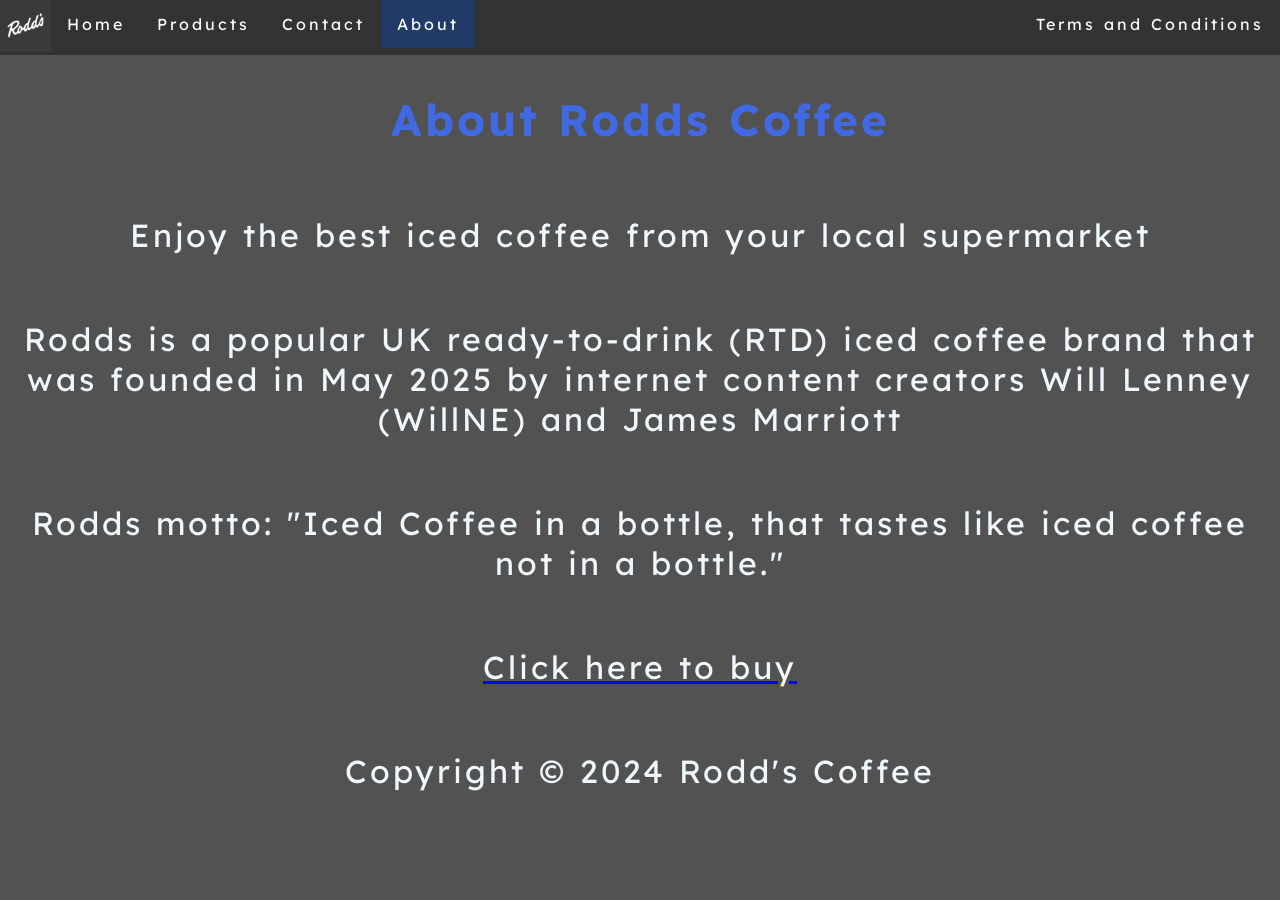
<file: about/index.html>
<!DOCTYPE html>
<html lang="en-gb">
    <head>
        <meta charset="utf-8">
        <meta name="viewport" content="width=device-width, initial-scale=1.0">
        <title>Rodd's Coffee</title>
        <meta property="og:title" content="Rodd's Coffee">
        <meta property="og:description" content="Ben's SHCG Coursework Website">
        <meta property="og:url" content="https://college.benthenewb.co.uk">
        <meta property="og:image" content="https://college.benthenewb.co.uk/assets/images/favicon-96x96.png">
        <meta property="og:type" content="website">
        <link rel="stylesheet" href="/style.css">
        <link rel="icon" type="image/png" href="/assets/images/favicon-96x96.png" sizes="96x96" />
        <link rel="icon" type="image/svg+xml" href="/assets/images/favicon.svg" />
        <link rel="shortcut icon" href="/assets/images/favicon.ico" />
        <link rel="apple-touch-icon" sizes="180x180" href="/assets/images/apple-touch-icon.png" />
        <meta name="apple-mobile-web-app-title" content="Rodd's" />
        <link rel="manifest" href="/assets/images/site.webmanifest" />
        <link rel="preconnect" href="https://fonts.googleapis.com">
        <link rel="preconnect" href="https://fonts.gstatic.com" crossorigin>
        <link href="https://fonts.googleapis.com/css2?family=Lexend&display=swap" rel="stylesheet">
    </head>
    <body class="text">
        <ul class="topnav">
            <li><img src="/assets/images/favicon-51x51.png"></li>
            <li><a href="/">Home</a></li>
            <li><a href="/products">Products</a></li>
            <li><a href="/contact">Contact</a></li>
            <li><a href="/about" class="active">About</a></li>
            <li class="right"><a href="/tos">Terms and Conditions</a></li>
        </ul>
        <section class="centre">
        <h1 >About Rodds Coffee</h1>
        </section>
        <section class="centre">
        <p >Enjoy the best iced coffee from your local supermarket</p>
        </section>
        <section class="centre">
            <p >Rodds is a popular UK ready-to-drink (RTD) iced coffee brand that was founded in May 2025 by internet content creators Will Lenney (WillNE) and James Marriott</p>
        </section>
        <section class="centre">
            <p >Rodds motto: "Iced Coffee in a bottle, that tastes like iced coffee not in a bottle."</p>
        </section>
        <section class="centre">
        <a href="https://tinyurl.com/rodds-coffee-buy">
            <p >Click here to buy</p>
        </a>
        </section>
        <footer>
            <p >Copyright &copy; 2024 Rodd's Coffee</p>
        </footer>
    </body>
</html>
</file>
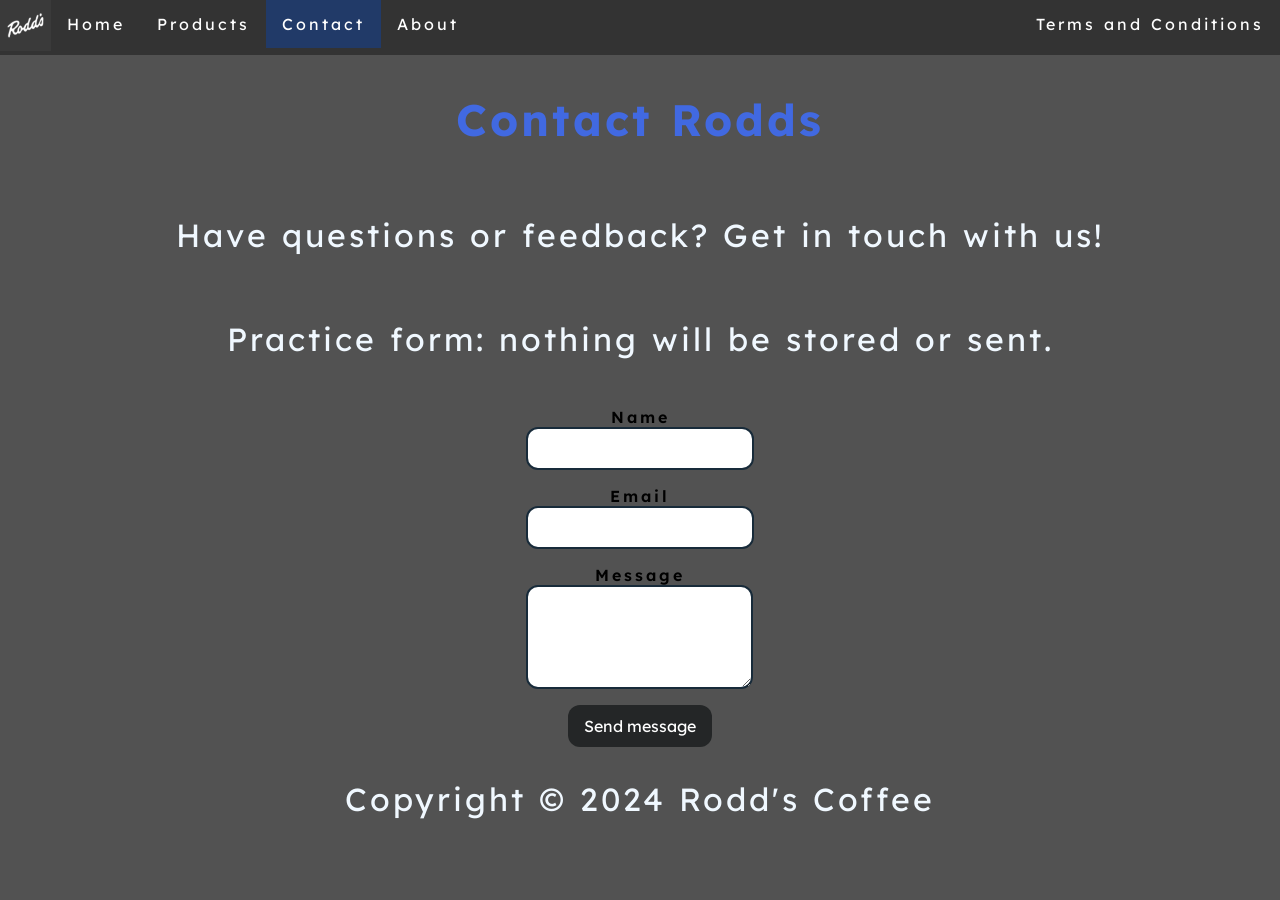
<file: contact/index.html>
<!DOCTYPE html>
<html lang="en-gb">
    <head>
        <meta charset="utf-8">
        <meta name="viewport" content="width=device-width, initial-scale=1.0">
        <title>Rodd's Coffee</title>
        <meta property="og:title" content="Rodd's Coffee">
        <meta property="og:description" content="Ben's SHCG Coursework Website">
        <meta property="og:url" content="https://college.benthenewb.co.uk">
        <meta property="og:image" content="https://college.benthenewb.co.uk/assets/images/favicon-96x96.png">
        <meta property="og:type" content="website">
        <link rel="stylesheet" href="/style.css">
        <link rel="icon" type="image/png" href="/assets/images/favicon-96x96.png" sizes="96x96" />
        <link rel="icon" type="image/svg+xml" href="/assets/images/favicon.svg" />
        <link rel="shortcut icon" href="/assets/images/favicon.ico" />
        <link rel="apple-touch-icon" sizes="180x180" href="/assets/images/apple-touch-icon.png" />
        <meta name="apple-mobile-web-app-title" content="Rodd's" />
        <link rel="manifest" href="/assets/images/site.webmanifest" />
		<link rel="preconnect" href="https://fonts.googleapis.com">
        <link rel="preconnect" href="https://fonts.gstatic.com" crossorigin>
        <link href="https://fonts.googleapis.com/css2?family=Lexend&display=swap" rel="stylesheet">
        <script src="/contact/form.js" defer></script>
    </head>
    <body class="text">
        <ul class="topnav">
            <li><img src="/assets/images/favicon-51x51.png"></li>
            <li><a href="/">Home</a></li>
            <li><a href="/products">Products</a></li>
            <li><a href="/contact" class="active">Contact</a></li>
            <li><a href="/about">About</a></li>
            <li class="right"><a href="/tos">Terms and Conditions</a></li>
        </ul>

        <section class="centre">
            <h1 >Contact Rodds</h1>
        </section>
        <section class="centre">
            <p >Have questions or feedback? Get in touch with us!</p>
        </section>
        <section class="centre">
            <p id="form-note">Practice form: nothing will be stored or sent.</p>
        </section>
        <section class="centre">
            <form>
                <label for="name" >Name</label>
                <input id="name" name="name" type="text" required>
                <label for="email" >Email</label>
                <input id="email" name="email" type="email" required>
                <label for="message" >Message</label>
                <textarea id="message" name="message" rows="4" required></textarea>
                <button type="submit" >Send message</button>
            </form>
        </section>
        <footer>
            <p >Copyright &copy; 2024 Rodd's Coffee</p>
        </footer>
    </body>
</html>
</file>
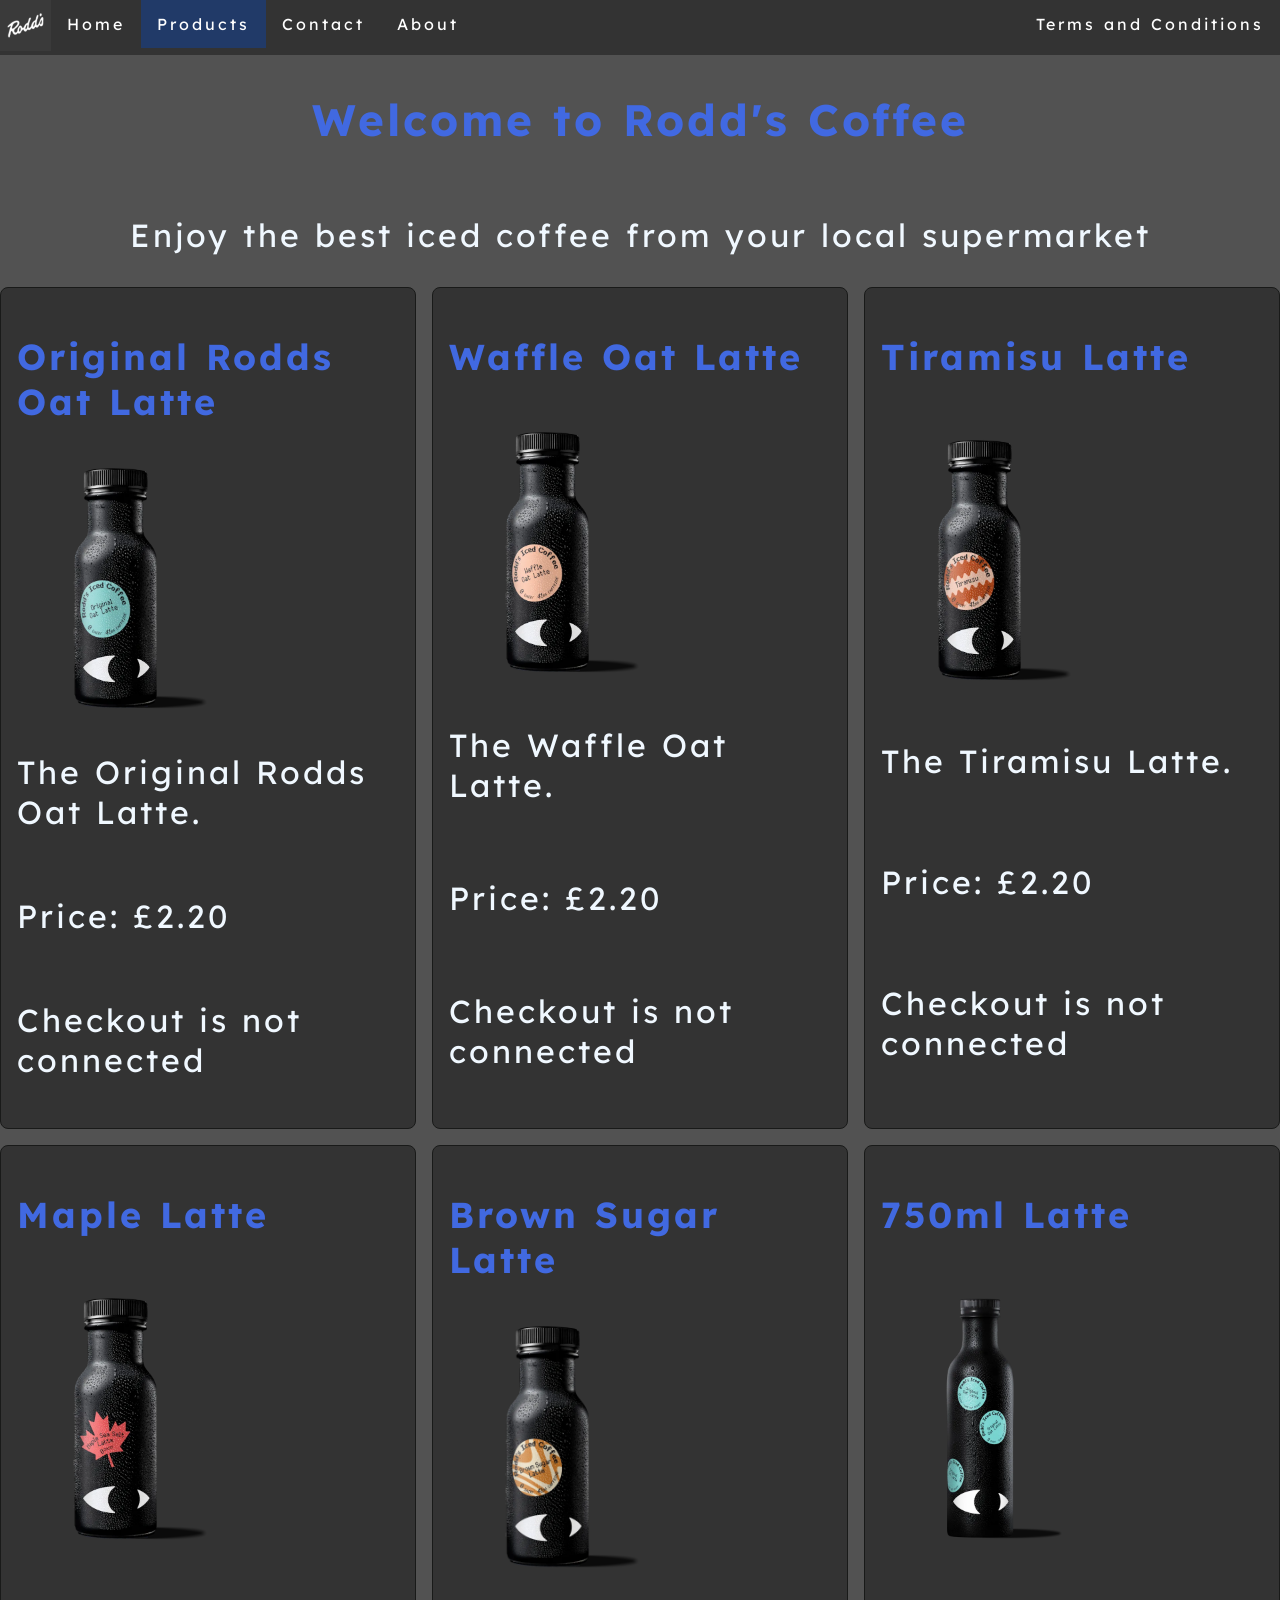
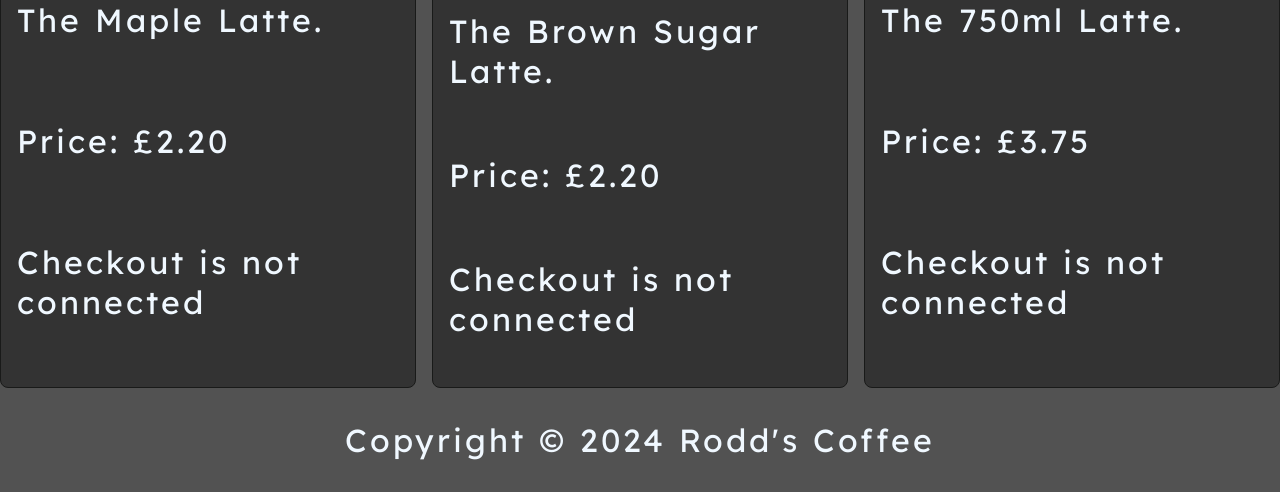
<file: products/index.html>
<!DOCTYPE html>

<html lang="en-gb">

    <head>
        <meta charset="utf-8">
        <meta name="viewport" content="width=device-width, initial-scale=1.0">
        <title>Rodd's Coffee</title>
        <meta property="og:title" content="Rodd's Coffee">
        <meta property="og:description" content="Ben's SHCG Coursework Website">
        <meta property="og:url" content="https://college.benthenewb.co.uk">
        <meta property="og:image" content="https://college.benthenewb.co.uk/assets/images/favicon-96x96.png">
        <meta property="og:type" content="website">
        <link rel="stylesheet" href="/style.css">
        <link rel="icon" type="image/png" href="/assets/images/favicon-96x96.png" sizes="96x96" />
        <link rel="icon" type="image/svg+xml" href="/assets/images/favicon.svg" />
        <link rel="shortcut icon" href="/assets/images/favicon.ico" />
        <link rel="apple-touch-icon" sizes="180x180" href="/assets/images/apple-touch-icon.png" />
        <meta name="apple-mobile-web-app-title" content="Rodd's" />
        <link rel="manifest" href="/assets/images/site.webmanifest" />
		<link rel="preconnect" href="https://fonts.googleapis.com">
        <link rel="preconnect" href="https://fonts.gstatic.com" crossorigin>
        <link href="https://fonts.googleapis.com/css2?family=Lexend&display=swap" rel="stylesheet">
    </head>

    <body class="text">
        <ul class="topnav">
            <li><img src="/assets/images/favicon-51x51.png"></li>
            <li><a href="/">Home</a></li>
            <li><a href="/products" class="active">Products</a></li>
            <li><a href="/contact">Contact</a></li>
            <li><a href="/about"">About</a></li>
            <li class="right"><a href="/tos">Terms and Conditions</a></li>
        </ul>

        <section class="centre">
            <h1>Welcome to Rodd's Coffee</h1>
        </section>
        <section class="centre">
            <p>Enjoy the best iced coffee from your local supermarket</p>
        </section>
        <div class="cards">

            <article class="card">
                <h2 >Original Rodds Oat Latte</h2>
                <img src="/assets/images/original-rodds.png" alt="Original Rodds" width="200">
                <p >The Original Rodds Oat Latte.</p>
                <p >Price: £2.20</p>
                <p >Checkout is not connected</p>
            </article>
            <article class="card">
                <h2 >Waffle Oat Latte</h2>
                <img src="/assets/images/waffle-rodds.png" alt="Waffle Rodds" width="200">
                <p >The Waffle Oat Latte.</p>
                <p >Price: £2.20</p>
                <p >Checkout is not connected</p>
            </article>
            <article class="card">
                <h2 >Tiramisu Latte</h2>
                <img src="/assets/images/tiramisu-rodds.png" alt="Tiramisu Rodds" width="200">
                <p >The Tiramisu Latte.</p>
                <p >Price: £2.20</p>
                <p >Checkout is not connected</p>
            </article>
            <article class="card">
                <h2 >Maple Latte</h2>
                <img src="/assets/images/maple-rodds.png" alt="Maple Rodds" width="200">
                <p >The Maple Latte.</p>
                <p >Price: £2.20</p>
                <p >Checkout is not connected</p>
            </article>
            <article class="card">
                <h2 >Brown Sugar Latte</h2>
                <img src="/assets/images/brownsugar-rodds.png" alt="Brown Sugar Rodds" width="200">
                <p >The Brown Sugar Latte.</p>
                <p >Price: £2.20</p>
                <p >Checkout is not connected</p>
            </article>
            <article class="card">
                <h2 >750ml Latte</h2>
                <img src="/assets/images/750ml-rodds.png" alt="750ml Rodds" width="200">
                <p >The 750ml Latte.</p>
                <p >Price: £3.75</p>
                <p >Checkout is not connected</p>
            </article>
        </div>

        <footer>
            <p >Copyright &copy; 2024 Rodd's Coffee</p>
        </footer>

    </body>

</html>
</file>
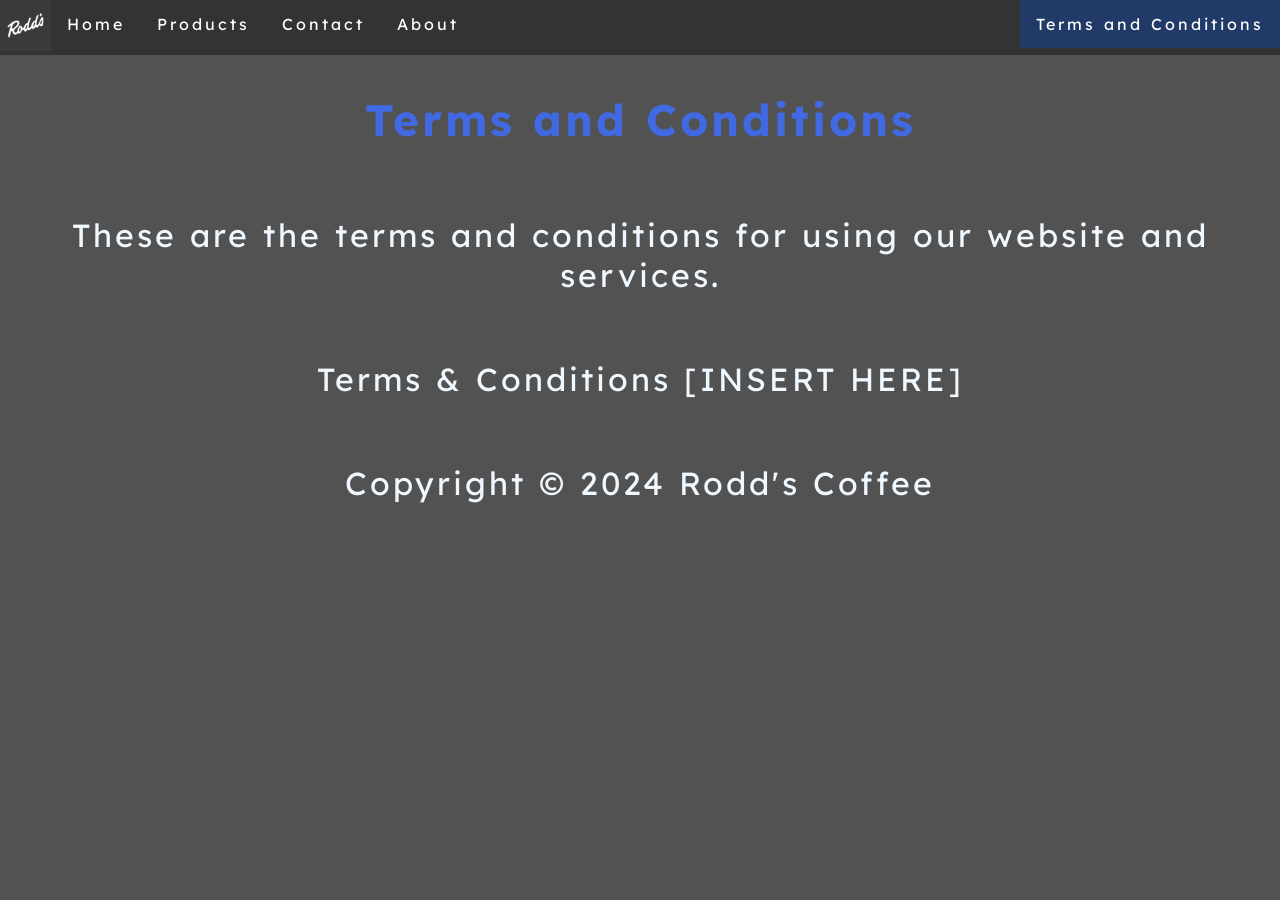
<file: tos/index.html>
<!DOCTYPE html>
<html lang="en-gb">
    <head>
        <meta charset="utf-8">
        <meta name="viewport" content="width=device-width, initial-scale=1.0">
        <title>Rodd's Coffee</title>
        <meta property="og:title" content="Rodd's Coffee">
        <meta property="og:description" content="Ben's SHCG Coursework Website">
        <meta property="og:url" content="https://college.benthenewb.co.uk">
        <meta property="og:image" content="https://college.benthenewb.co.uk/assets/images/favicon-96x96.png">
        <meta property="og:type" content="website">
        <link rel="stylesheet" href="/style.css">
        <link rel="icon" type="image/png" href="/assets/images/favicon-96x96.png" sizes="96x96" />
        <link rel="icon" type="image/svg+xml" href="/assets/images/favicon.svg" />
        <link rel="shortcut icon" href="/assets/images/favicon.ico" />
        <link rel="apple-touch-icon" sizes="180x180" href="/assets/images/apple-touch-icon.png" />
        <meta name="apple-mobile-web-app-title" content="Rodd's" />
        <link rel="manifest" href="/assets/images/site.webmanifest" />
		<link rel="preconnect" href="https://fonts.googleapis.com">
        <link rel="preconnect" href="https://fonts.gstatic.com" crossorigin>
        <link href="https://fonts.googleapis.com/css2?family=Lexend&display=swap" rel="stylesheet">
    </head>
    <body class="text">
        <ul class="topnav">
            <li><img src="/assets/images/favicon-51x51.png"></li>
            <li><a href="/">Home</a></li>
            <li><a href="/products">Products</a></li>
            <li><a href="/contact">Contact</a></li>
            <li><a href="/about">About</a></li>
            <li class="right"><a href="/tos" class="active">Terms and Conditions</a></li>
        </ul>

        <section class="centre">
        <h1>Terms and Conditions</h1>
        </section>
        <section class="centre">
        <p>These are the terms and conditions for using our website and services.</p>
        </section>
        <section class="centre">
            <p>Terms & Conditions [INSERT HERE]</p>
        </section>
        <footer>
            <p>Copyright &copy; 2024 Rodd's Coffee</p>
        </footer>
    </body>
</html>
</file>
<file: style.css>
.centre {
  display: flex;
  align-items: center;
  justify-content: center;
  text-align: center;
}

.text {
  font-family: "Lexend", sans-serif;
  font-optical-sizing: auto;
  font-weight: 400;
  font-style: normal;
}

/* default styles */

body {
  margin: 0;
  background-color:#525252;
  letter-spacing: 3px;
  word-spacing: 1px;
}

img {
  max-width: 100%;
  height: auto;
}

h1 {
  color:#4169e1;
  font-size: 44px
}

h2 {
  color:rgb(65, 105, 225);
  font-size: 36px
}

p {
  color:#f0f8ff;
  font-size: 32px
}

footer {
  text-align:center;
  color:rgb(187, 190, 194);
  font-size: 24px
}

ul.topnav {
  list-style-type: none;
  margin: 0;
  padding: 0;
  overflow: hidden;
  background-color: #333333;
}

ul.topnav li {
  float: left;
}

ul.topnav li a {
  display: block;
  color: white;
  text-align: center;
  padding: 14px 16px;
  text-decoration: none;
}

ul.topnav li a:hover {
  background-color: #111111;
}

ul.topnav li a.active {
  background-color: #213a68;
}

ul.topnav li.right {float: right;}

.lexend-regular {
  font-family: "Lexend", sans-serif;
  font-optical-sizing: auto;
  font-weight: 400;
  font-style: normal;
}

/* product page card */

.cards {
  display: grid;
  grid-template-columns: 1fr;
  gap: 1rem;
}

.card {
  display: grid;
  background-color: #333333;
  padding: 1rem;
  border: 1px solid #191a19;
  border-radius: 8px;
  max-width: 50rem;
}

/* forms */

label {
  display: block;
  margin-top: 1rem;
  font-weight: 600;
}

input, select, textarea {
  display: block;
  width: auto;
  max-width: 30rem;
  font: inherit;
  padding: 0.6rem;
  border: 2px solid #182b3a;
  border-radius: 12px;
}

input:focus, select:focus, textarea:focus {
  outline: 3px solid #6a3e93;
}

input:user-invalid, textarea:user-invalid {
  border-color: #b3261e;
  background: #fff1f0;
}

button {
  margin-top: 1rem;
  padding: 0.7rem 1rem;
  font: inherit;
  background-color: #242627;
  color: white;
  border: 0;
  border-radius: 12px;
  cursor: pointer;
}



@media (min-width: 600px) {
  .cards {
    grid-template-columns: repeat(2, 1fr);
  }
}
@media (min-width: 600px) {
  .cards {
    grid-template-columns: repeat(3, 1fr);
  }
}

@media screen and (max-width: 600px) {
  ul.topnav li.right, 
  ul.topnav li {float: none;}
}

@media (max-width: 600px) {
 
    .navbar {
        height: auto;
        flex-wrap: wrap;
    }
 
    .nav-links {
        flex-wrap: wrap;
    }
 
    .nav-links a {
        padding: 12px 8px;
    }
 
    .terms {
        margin-left: 0;
    }
 
    .contact-heading {
        margin-top: 55px;
    }
 
    .contact-heading h1 {
        font-size: 38px;
    }
 
    .contact-heading p {
        font-size: 19px;
    }
 
    .contact-section {
        margin-top: 60px;
    }
 
    .footer p {
        font-size: 19px;
    }
}
</file>
